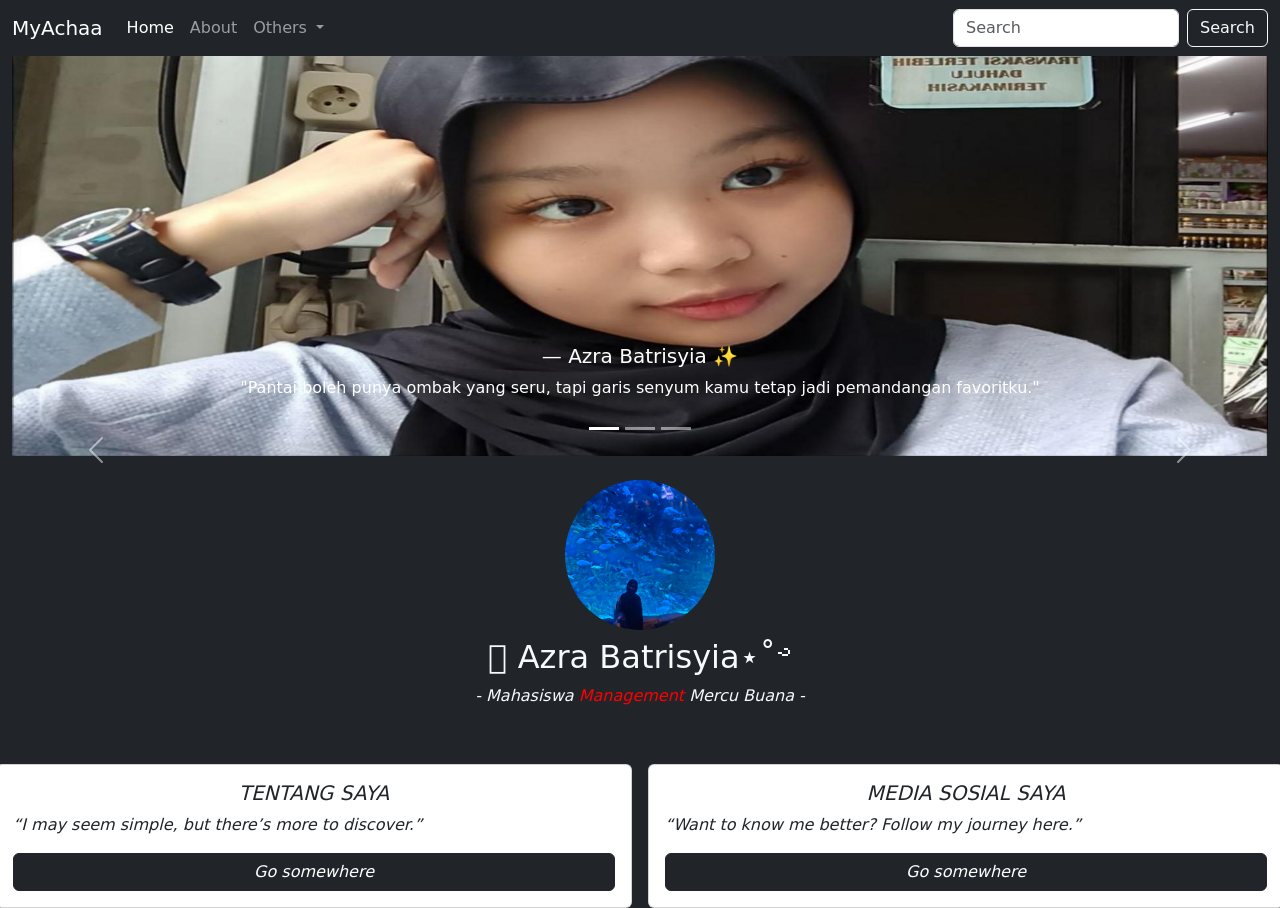
<file: index.html>
<!DOCTYPE html>
<html lang="en">

<head>
    <meta charset="UTF-8">
    <meta name="viewport" content="width=device-width, initial-scale=1.0">
    <link href="https://cdn.jsdelivr.net/npm/bootstrap@5.3.8/dist/css/bootstrap.min.css" rel="stylesheet"
        integrity="sha384-sRIl4kxILFvY47J16cr9ZwB07vP4J8+LH7qKQnuqkuIAvNWLzeN8tE5YBujZqJLB" crossorigin="anonymous">
    <title>Azra - Homepage</title>
</head>

<body class="bg-dark text-light">
    <nav class="navbar navbar-expand-lg navbar-dark bg-dark text-light sticky-top">
        <div class="container-fluid">
            <a class="navbar-brand" href="#">MyAchaa</a>
            <button class="navbar-toggler" type="button" data-bs-toggle="collapse"
                data-bs-target="#navbarSupportedContent" aria-controls="navbarSupportedContent" aria-expanded="false"
                aria-label="Toggle navigation">
                <span class="navbar-toggler-icon"></span>
            </button>
            <div class="collapse navbar-collapse" id="navbarSupportedContent">
                <ul class="navbar-nav me-auto mb-2 mb-lg-0">
                    <li class="nav-item">
                        <a class="nav-link active" aria-current="page" href="/">Home</a>
                    </li>
                    <li class="nav-item">
                        <a class="nav-link" href="/about">About</a>
                    </li>
                    <li class="nav-item dropdown">
                        <a class="nav-link dropdown-toggle" href="#" role="button" data-bs-toggle="dropdown"
                            aria-expanded="false">
                            Others
                        </a>
                        <ul class="dropdown-menu">
                            <li><a class="dropdown-item" href="/contact/">Contact</a></li>
                            <li>
                                <hr class="dropdown-divider">
                            </li>
                            <li><a class="dropdown-item" href="/sosmed/">Sosmed</a></li>
                        </ul>
                    </li>
                </ul>
                <form class="d-flex" role="search">
                    <input class="form-control me-2" type="search" placeholder="Search" aria-label="Search" />
                    <button class="btn btn-outline-light" type="submit">Search</button>
                </form>
            </div>
        </div>
    </nav>

    <div class="container-fluid text-light" style="height: 100;">

        <!-- carosel -->
        <div id="carouselExampleDark" class="carousel carousel-light slide">
            <div class="carousel-indicators">
                <button type="button" data-bs-target="#carouselExampleDark" data-bs-slide-to="0" class="active"
                    aria-current="true" aria-label="Slide 1"></button>
                <button type="button" data-bs-target="#carouselExampleDark" data-bs-slide-to="1"
                    aria-label="Slide 2"></button>
                <button type="button" data-bs-target="#carouselExampleDark" data-bs-slide-to="2"
                    aria-label="Slide 3"></button>
            </div>
            <di class="carousel-inner">
                <div class="carousel-item active">
                    <img src="aset/1.jpg" class="d-block w-100" alt="..." style="height: 400px;">
                    <div class="carousel-caption">
                        <h5> — Azra Batrisyia ✨</h5>
                        <p>"Pantai boleh punya ombak yang seru, tapi garis senyum kamu tetap jadi pemandangan
                            favoritku."</p>
                    </div>
                </div>
                <div class="carousel-item ">
                    <img src="aset/2.jpg" class="d-block w-100" alt="..." style="height: 400px;">
                    <div class="carousel-caption">
                        <h5> — Jacques Cousteau ✨</h5>
                        <p>"The sea, once it casts its spell, holds one in its net of wonder forever.".</p>
                    </div>
                </div>
                <div class="carousel-item">
                    <img src="aset/3.jpg" class="d-block w-100" alt="..." style="height: 400px;">
                    <div class="carousel-caption">
                        <h5> — Steve Jobs ✨</h5>
                        <p>"The only way to do great work is to love what you do."</p>
                    </div>
                </div>
        </div>
        <button class="carousel-control-prev" type="button" data-bs-target="#carouselExampleDark" data-bs-slide="prev">
            <span class="carousel-control-prev-icon" aria-hidden="true"></span>
            <span class="visually-hidden">Previous</span>
        </button>
        <button class="carousel-control-next" type="button" data-bs-target="#carouselExampleDark" data-bs-slide="next">
            <span class="carousel-control-next-icon" aria-hidden="true"></span>
            <span class="visually-hidden">Next</span>
        </button>
    </div>
    <!-- n carosel -->

    <div class="row text-center align-items-center mt-4">
        <div class="col-12">
            <img class="rounded-circle" src="IMG20251230190924.jpg" width="150" height="150" />
            <h2 class="mt-2">𓆜 Azra Batrisyia⋆˚࿔</h2>
            <i>- Mahasiswa <span style="color: red;">Management</span> Mercu Buana -</p>
        </div>
    </div>
    <div class="row text-dark mt-4">
  <div class="col-sm-6 mb-3 mb-sm-0 g-3">
    <div class="card">
      <div class="card-body">
        <h5 class="card-title text-center">TENTANG SAYA</h5>
        <p class="card-text">“I may seem simple, but there’s more to discover.”</p>
        <a href="/about" class="btn btn-dark d-block">Go somewhere</a>
      </div>
    </div>
  </div>
  <div class="col-sm-6 g-3">
    <div class="card">
      <div class="card-body">
        <h5 class="card-title text-center">MEDIA SOSIAL SAYA</h5>
        <p class="card-text">“Want to know me better? Follow my journey here.”</p>
        <a href="/sosmed" class="btn btn-dark d-block">Go somewhere</a>
      </div>
    </div>
  </div>
</div>
    </div>

    <script src="https://cdn.jsdelivr.net/npm/bootstrap@5.3.8/dist/js/bootstrap.bundle.min.js"
        integrity="sha384-FKyoEForCGlyvwx9Hj09JcYn3nv7wiPVlz7YYwJrWVcXK/BmnVDxM+D2scQbITxI"
        crossorigin="anonymous"></script>
</body>

</html>
</file>
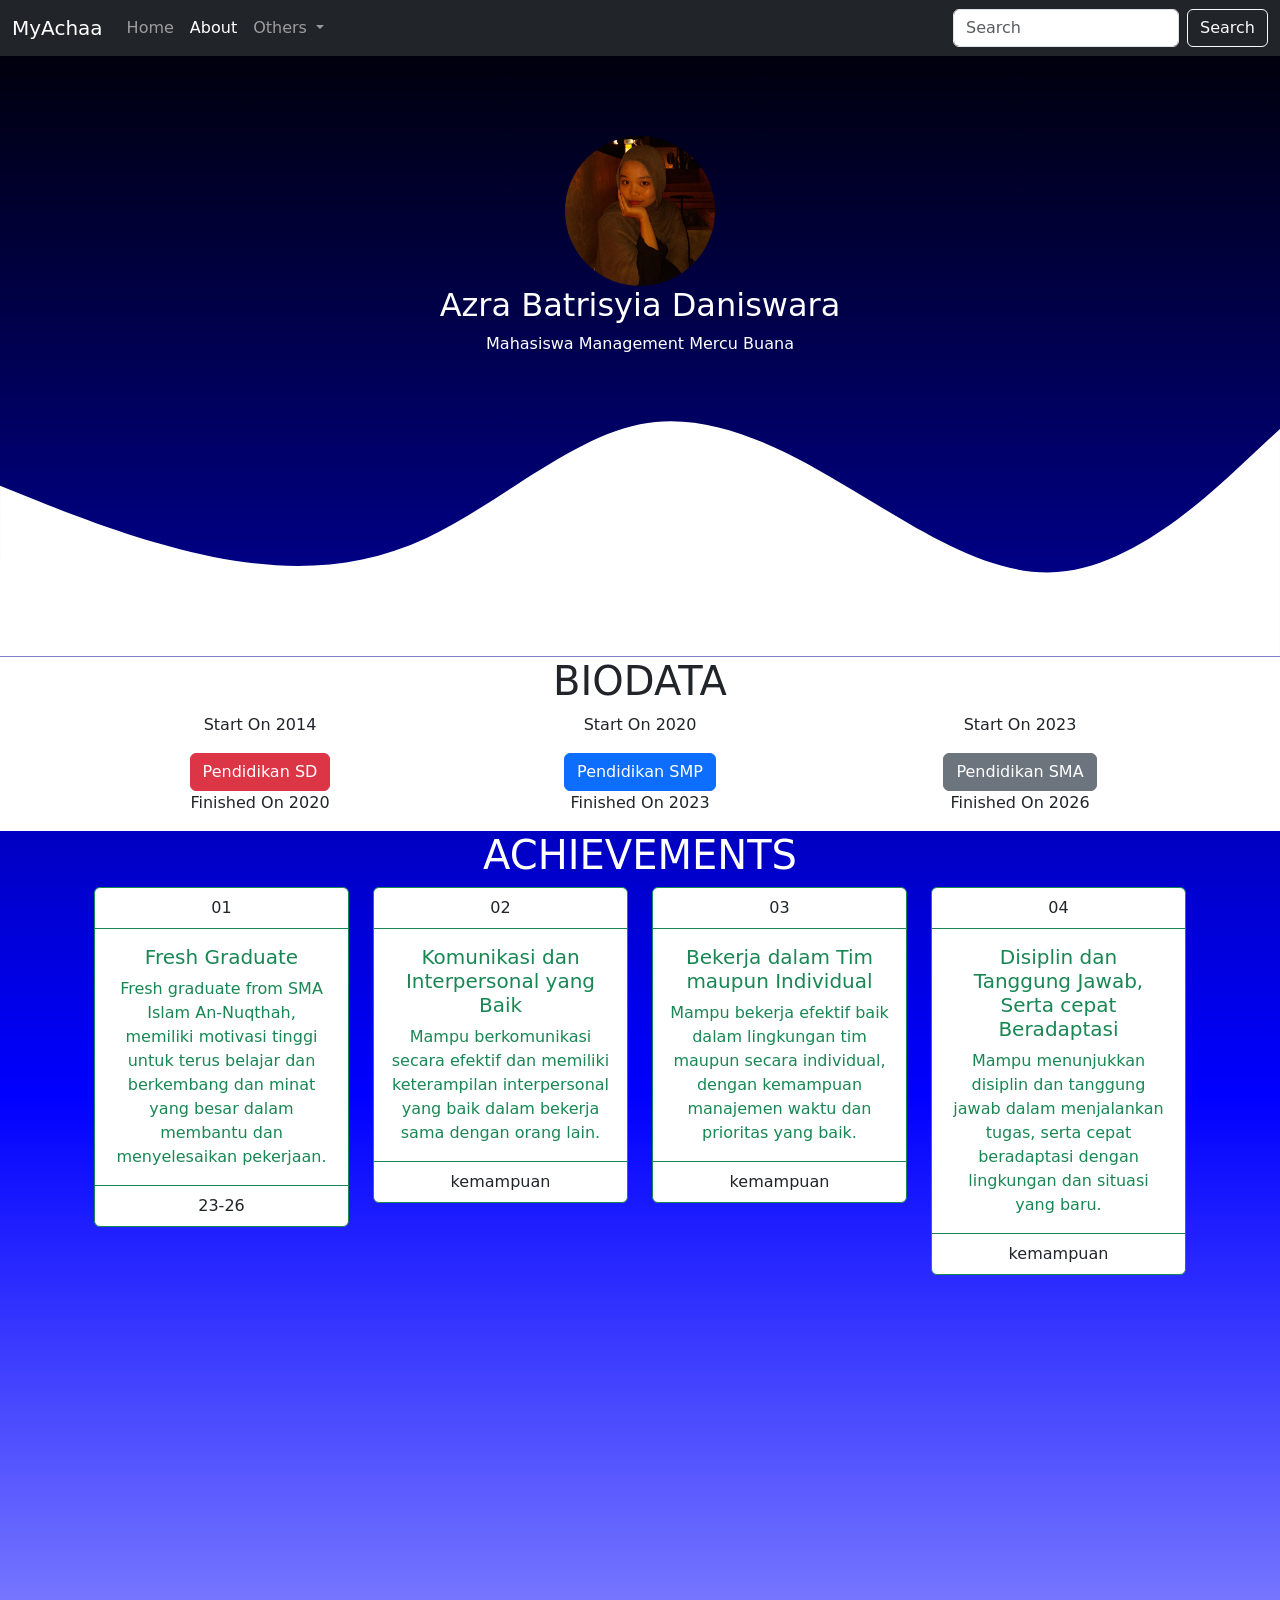
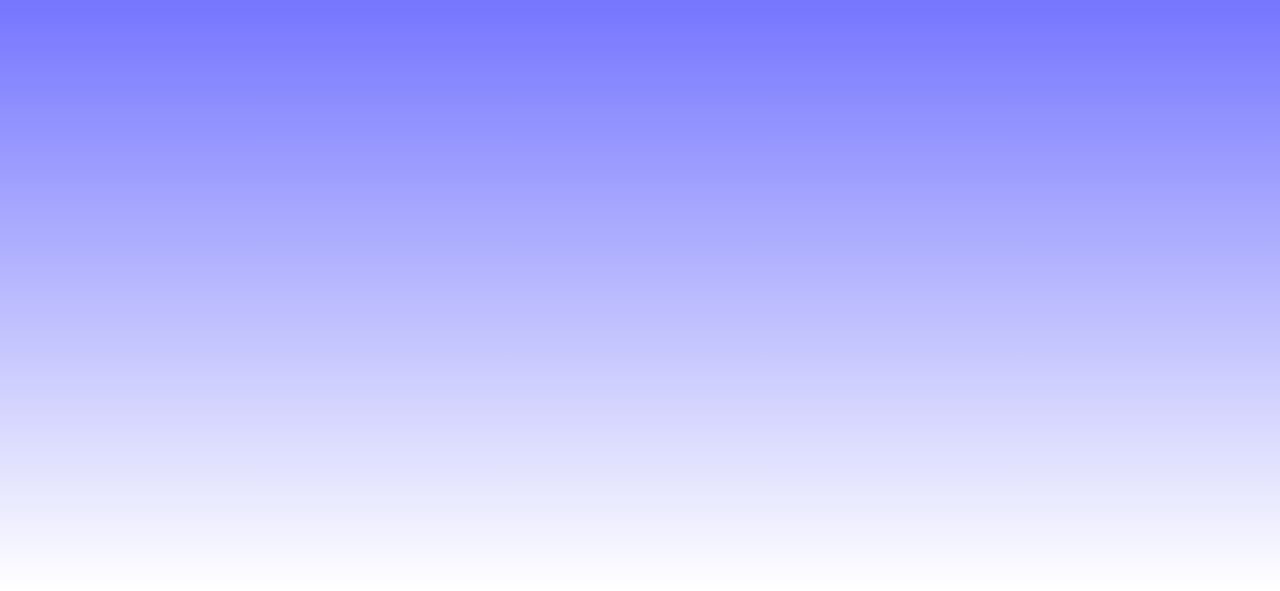
<file: about/index.html>
<!DOCTYPE html>
<html lang="en">
<head>
    <meta charset="UTF-8">
    <meta name="viewport" content="width=device-width, initial-scale=1.0">
    <link href="https://cdn.jsdelivr.net/npm/bootstrap@5.3.8/dist/css/bootstrap.min.css" rel="stylesheet" integrity="sha384-sRIl4kxILFvY47J16cr9ZwB07vP4J8+LH7qKQnuqkuIAvNWLzeN8tE5YBujZqJLB" crossorigin="anonymous">
    <link rel="stylesheet" href="style/app.css">
    <title>Azra - Aboutpage</title>
</head>
<body>
     <nav class="navbar navbar-expand-lg navbar-dark bg-dark text-light sticky-top">
       
  <div class="container-fluid">
    <a class="navbar-brand" href="#">MyAchaa</a>
    <button class="navbar-toggler" type="button" data-bs-toggle="collapse" data-bs-target="#navbarSupportedContent" aria-controls="navbarSupportedContent" aria-expanded="false" aria-label="Toggle navigation">
      <span class="navbar-toggler-icon"></span>
    </button>
    <div class="collapse navbar-collapse" id="navbarSupportedContent">
      <ul class="navbar-nav me-auto mb-2 mb-lg-0">
        <li class="nav-item">
          <a class="nav-link" aria-current="page" href="/">Home</a>
        </li>
        <li class="nav-item">
          <a class="nav-link  active" href="/about">About</a>
        </li>
        <li class="nav-item dropdown">
          <a class="nav-link dropdown-toggle" href="#" role="button" data-bs-toggle="dropdown" aria-expanded="false">
            Others
          </a>
          <ul class="dropdown-menu">
            <li><a class="dropdown-item" href="/contact/">Contact</a></li>
            <li><hr class="dropdown-divider"></li>
            <li><a class="dropdown-item" href="/sosmed/">Sosmed</a></li>
          </ul>
        </li>
      </ul>
      <form class="d-flex" role="search">
        <input class="form-control me-2" type="search" placeholder="Search" aria-label="Search"/>
        <button class="btn btn-outline-light" type="submit">Search</button>
      </form>
    </div>
  </div>
</nav>
<section>
    <div class="container"></div>
    <div class="profile">
    <img  class="rounded-circle profileimg"
     src="acha cantik.jpg">
     <h2>Azra Batrisyia Daniswara</h2>
        <p>Mahasiswa Management Mercu Buana</p>
     </div>
</section>
<svg xmlns="http://www.w3.org/2000/svg" viewBox="0 0 1440 320"><path fill="#ffff" fill-opacity="1" d="M0,128L40,144C80,160,160,192,240,208C320,224,400,224,480,186.7C560,149,640,75,720,58.7C800,43,880,85,960,133.3C1040,181,1120,235,1200,224C1280,213,1360,139,1400,101.3L1440,64L1440,320L1400,320C1360,320,1280,320,1200,320C1120,320,1040,320,960,320C880,320,800,320,720,320C640,320,560,320,480,320C400,320,320,320,240,320C160,320,80,320,40,320L0,320Z"></path></svg>
<section class="biodata">
    <h1 class="text-center">BIODATA</h1>
    <div class="container text-center">
  <div class="row">
    
    <div class="col">
     <div class="col">
    <!-- Button trigger modal -->
     <p class="text-center">Start On 2014</p>

<button type="button" class="btn btn-danger" data-bs-toggle="modal" data-bs-target="#exampleModal">
Pendidikan SD
</button>

<!-- Modal -->
<div class="modal fade" id="exampleModal" tabindex="-1" aria-labelledby="exampleModalLabel" aria-hidden="true">
  <div class="modal-dialog">
    <div class="modal-content">
      <div class="modal-header">
        <h1 class="modal-title fs-5" id="exampleModalLabel">SD Karang Tengah V</h1>
        <button type="button" class="btn-close" data-bs-dismiss="modal" aria-label="Close"></button>
      </div>
      <div class="modal-body">
      Saya Menempuh pendidikan di SD Karang Tengah V dari tahun 2014 hingga 2020. Selama masa sekolah dasar, saya belajar berbagai mata pelajaran dasar seperti Matematika, Bahasa Indonesia, IPA, IPS, dan Pendidikan Agama. Selain itu, saya juga aktif dalam kegiatan ekstrakurikuler dan pengembangan diri yang membantu membentuk karakter dan keterampilan sosial saya. Pendidikan di SD Karang Tengah V memberikan fondasi yang kuat untuk melanjutkan pendidikan ke jenjang berikutnya.
      </div>
      <div class="modal-footer">
        <button type="button" class="btn btn-secondary" data-bs-dismiss="modal">Close</button>
      </div>
    </div>
  </div>
</div>
 <p class="text-center">Finished On 2020</p>
    </div>
    </div>

     <div class="col">
     <div class="col">
    <!-- Button trigger modal -->
     <p class="text-center">Start On 2020</p>

<button type="button" class="btn btn-primary" data-bs-toggle="modal" data-bs-target="#exampleModal2">
Pendidikan SMP
</button>

<!-- Modal -->
<div class="modal fade" id="exampleModal2" tabindex="-1" aria-labelledby="exampleModalLabel" aria-hidden="true">
  <div class="modal-dialog">
    <div class="modal-content">
      <div class="modal-header">
        <h1 class="modal-title fs-5" id="exampleModalLabel">SMP Negeri 24 Tangerang</h1>
        <button type="button" class="btn-close" data-bs-dismiss="modal" aria-label="Close"></button>
      </div>
      <div class="modal-body">
      Saya Menempuh pendidikan di SMP Negeri 24 Tangerang dari tahun 2020 hingga 2023. Selama masa sekolah menengah pertama, saya belajar berbagai mata pelajaran seperti Matematika, Bahasa Indonesia, IPA, IPS, dan Pendidikan Agama. Selain itu, saya juga aktif dalam kegiatan ekstrakurikuler dan pengembangan diri yang membantu membentuk karakter dan keterampilan sosial saya. Pendidikan di SMP Negeri 24 Tangerang memberikan fondasi yang kuat untuk melanjutkan pendidikan ke jenjang berikutnya.
      </div>
      <div class="modal-footer">
        <button type="button" class="btn btn-secondary" data-bs-dismiss="modal">Close</button>
      </div>
    </div>
  </div>
</div>
 <p class="text-center">Finished On 2023</p>
    </div>
    </div>
    
     <div class="col">
     <div class="col">
    <!-- Button trigger modal -->
     <p class="text-center">Start On 2023</p>

<button type="button" class="btn btn-secondary" data-bs-toggle="modal" data-bs-target="#exampleModal3">
Pendidikan SMA
</button>

<!-- Modal -->
<div class="modal fade" id="exampleModal3" tabindex="-1" aria-labelledby="exampleModalLabel" aria-hidden="true">
  <div class="modal-dialog">
    <div class="modal-content">
      <div class="modal-header">
        <h1 class="modal-title fs-5" id="exampleModalLabel">SMA Islam An-Nuqthah</h1>
        <button type="button" class="btn-close" data-bs-dismiss="modal" aria-label="Close"></button>
      </div>
      <div class="modal-body">
      Saya Menempuh pendidikan di SMA Islam An-Nuqthah dari tahun 2023 hingga 2026. Selama masa sekolah menengah atas, saya belajar berbagai mata pelajaran seperti Matematika, Bahasa Indonesia, IPA, IPS, dan Pendidikan Agama. Selain itu, saya juga aktif dalam kegiatan ekstrakurikuler dan pengembangan diri yang membantu membentuk karakter dan keterampilan sosial saya. Pendidikan di SMA Islam An-Nuqthah memberikan fondasi yang kuat untuk melanjutkan pendidikan ke jenjang berikutnya.
      </div>
      <div class="modal-footer">
        <button type="button" class="btn btn-secondary" data-bs-dismiss="modal">Close</button>
      </div>
    </div>
  </div>
</div>
 <p class="text-center">Finished On 2026</p>
    </div>
    </div>
      
    
  </div>
</div>
</section>

<section class="achievement">
    <div class="container">
        <h1 style="color: #fff;" class="text-center">ACHIEVEMENTS</h1>
        <div class="container text-center">
  <div class="row">
    <div class="col-sm-3">
    <div class="card mx-auto border-success mb-3" style="max-width: 18rem;">
  <div class="card-header bg-transparent border-success">01</div>
  <div class="card-body text-success">
    <h5 class="card-title">Fresh Graduate</h5>
    <p class="card-text">Fresh graduate from SMA Islam An-Nuqthah, memiliki motivasi tinggi untuk terus belajar dan berkembang dan minat yang besar dalam membantu dan menyelesaikan pekerjaan.</p>
  </div>
  <div class="card-footer bg-transparent border-success">23-26</div>
</div>
    </div>
    <div class="col-sm-3">
    <div class="card mx-auto border-success mb-3" style="max-width: 18rem;">
  <div class="card-header bg-transparent border-success">02</div>
  <div class="card-body text-success">
    <h5 class="card-title">Komunikasi dan Interpersonal yang Baik</h5>
    <p class="card-text">Mampu berkomunikasi secara efektif dan memiliki keterampilan interpersonal yang baik dalam bekerja sama dengan orang lain.</p>
  </div>
  <div class="card-footer bg-transparent border-success">kemampuan</div>
</div>
    </div>
    <div class="col-sm-3">
    <div class="card mx-auto border-success mb-3" style="max-width: 18rem;">
  <div class="card-header bg-transparent border-success">03</div>
  <div class="card-body text-success">
    <h5 class="card-title">Bekerja dalam Tim maupun Individual</h5>
    <p class="card-text">Mampu bekerja efektif baik dalam lingkungan tim maupun secara individual, dengan kemampuan manajemen waktu dan prioritas yang baik.</p>
  </div>
  <div class="card-footer bg-transparent border-success">kemampuan</div>
</div>
    </div>
    <div class="col-sm-3 ">
    <div class="card mx-auto border-success mb-3" style="max-width: 18rem;">
  <div class="card-header bg-transparent border-success">04</div>
  <div class="card-body text-success">
    <h5 class="card-title">Disiplin dan Tanggung Jawab, Serta cepat Beradaptasi</h5>
    <p class="card-text">Mampu menunjukkan disiplin dan tanggung jawab dalam menjalankan tugas, serta cepat beradaptasi dengan lingkungan dan situasi yang baru.</p>
  </div>
  <div class="card-footer bg-transparent border-success">kemampuan</div>
</div>
    </div>
  </div>
</div>
    </div>
</section>

<div class="container-fluid text-light"
style="height: 100vh;">
  <div class="row text-center align-items-center">
    
  </div>
</div>

<script src="https://cdn.jsdelivr.net/npm/bootstrap@5.3.8/dist/js/bootstrap.bundle.min.js" integrity="sha384-FKyoEForCGlyvwx9Hj09JcYn3nv7wiPVlz7YYwJrWVcXK/BmnVDxM+D2scQbITxI" crossorigin="anonymous"></script>
</body>
</html>
</file>
<file: about/style/app.css>
.profileimg {
    height: 150px;
}
.profile {
    display: flex;
    justify-content:center;
    align-items: center;
    flex-direction: column;
    margin-top: 80px;
}
body {
    background: linear-gradient(black,blue,white)
}
.profile h2 {
    color: white;
}
.profile p {
    color: white;
}
.biodata {
    background:white
   
}
</file>
